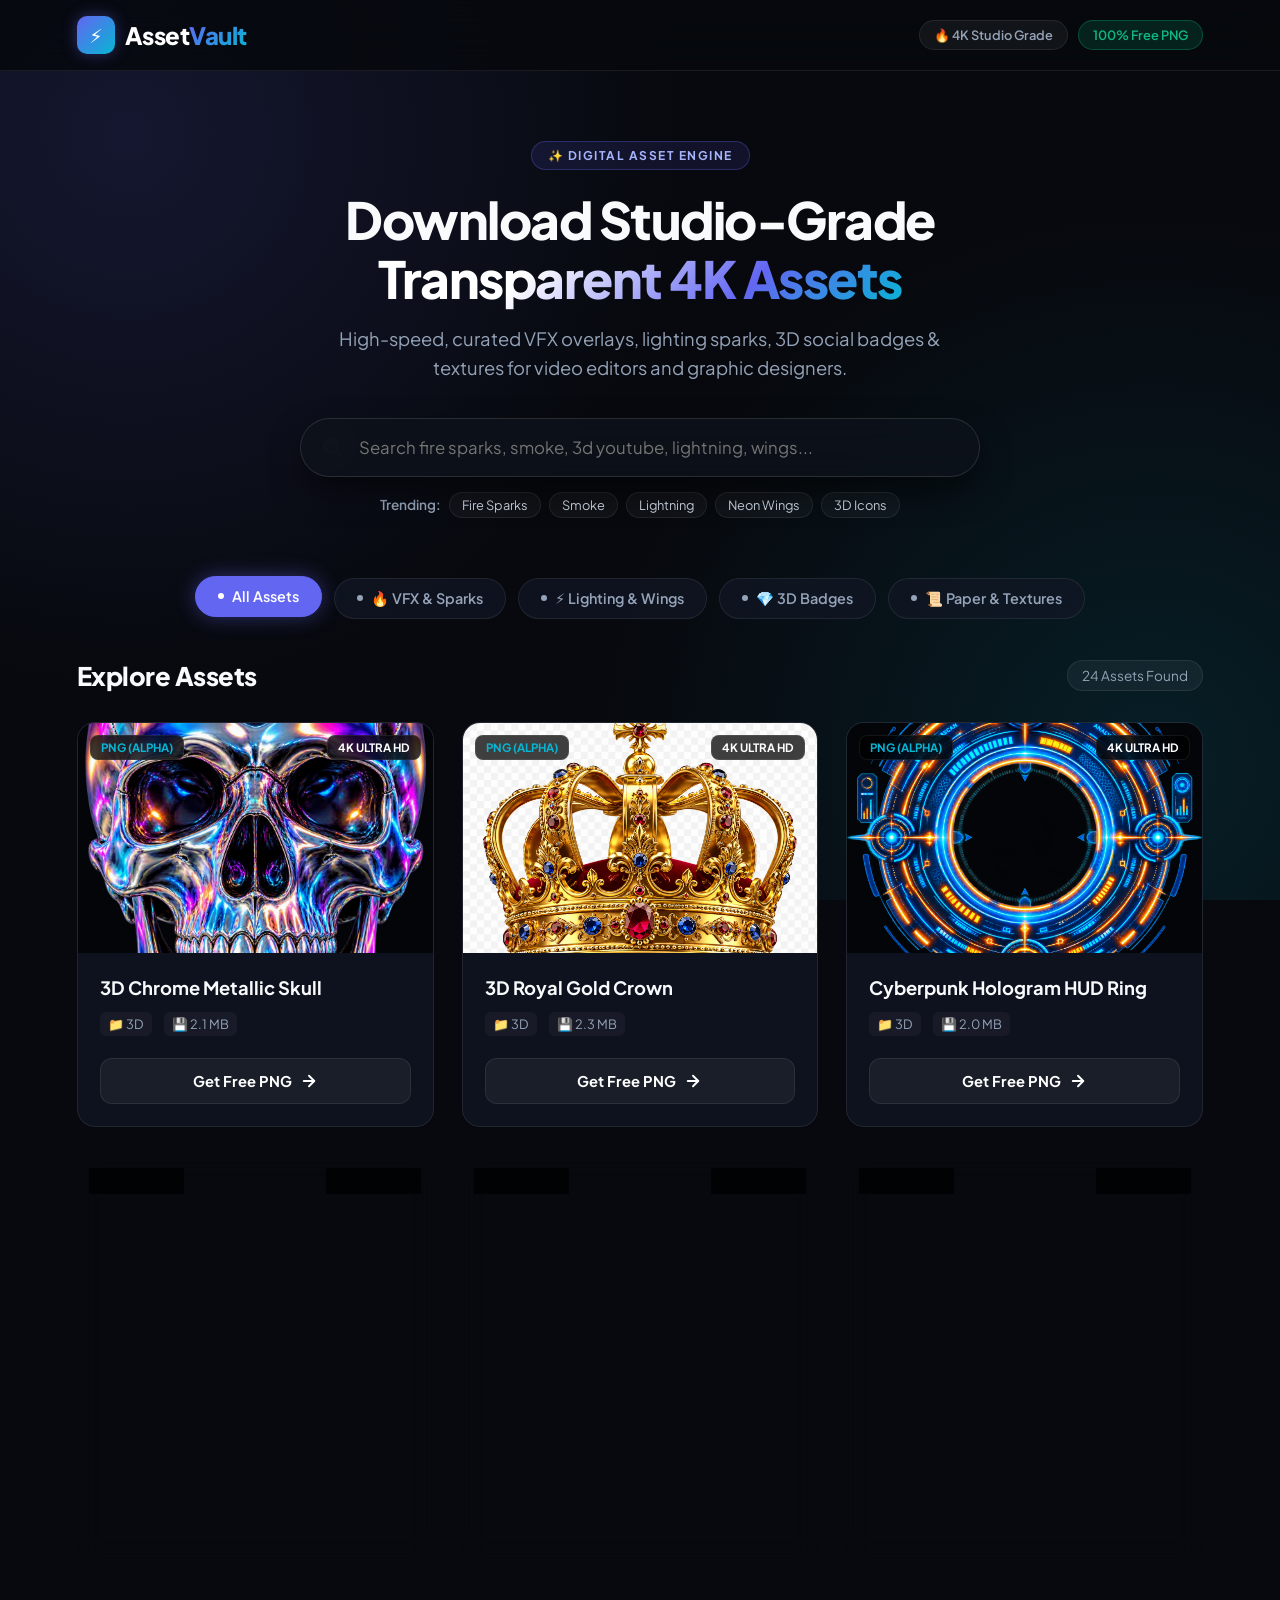
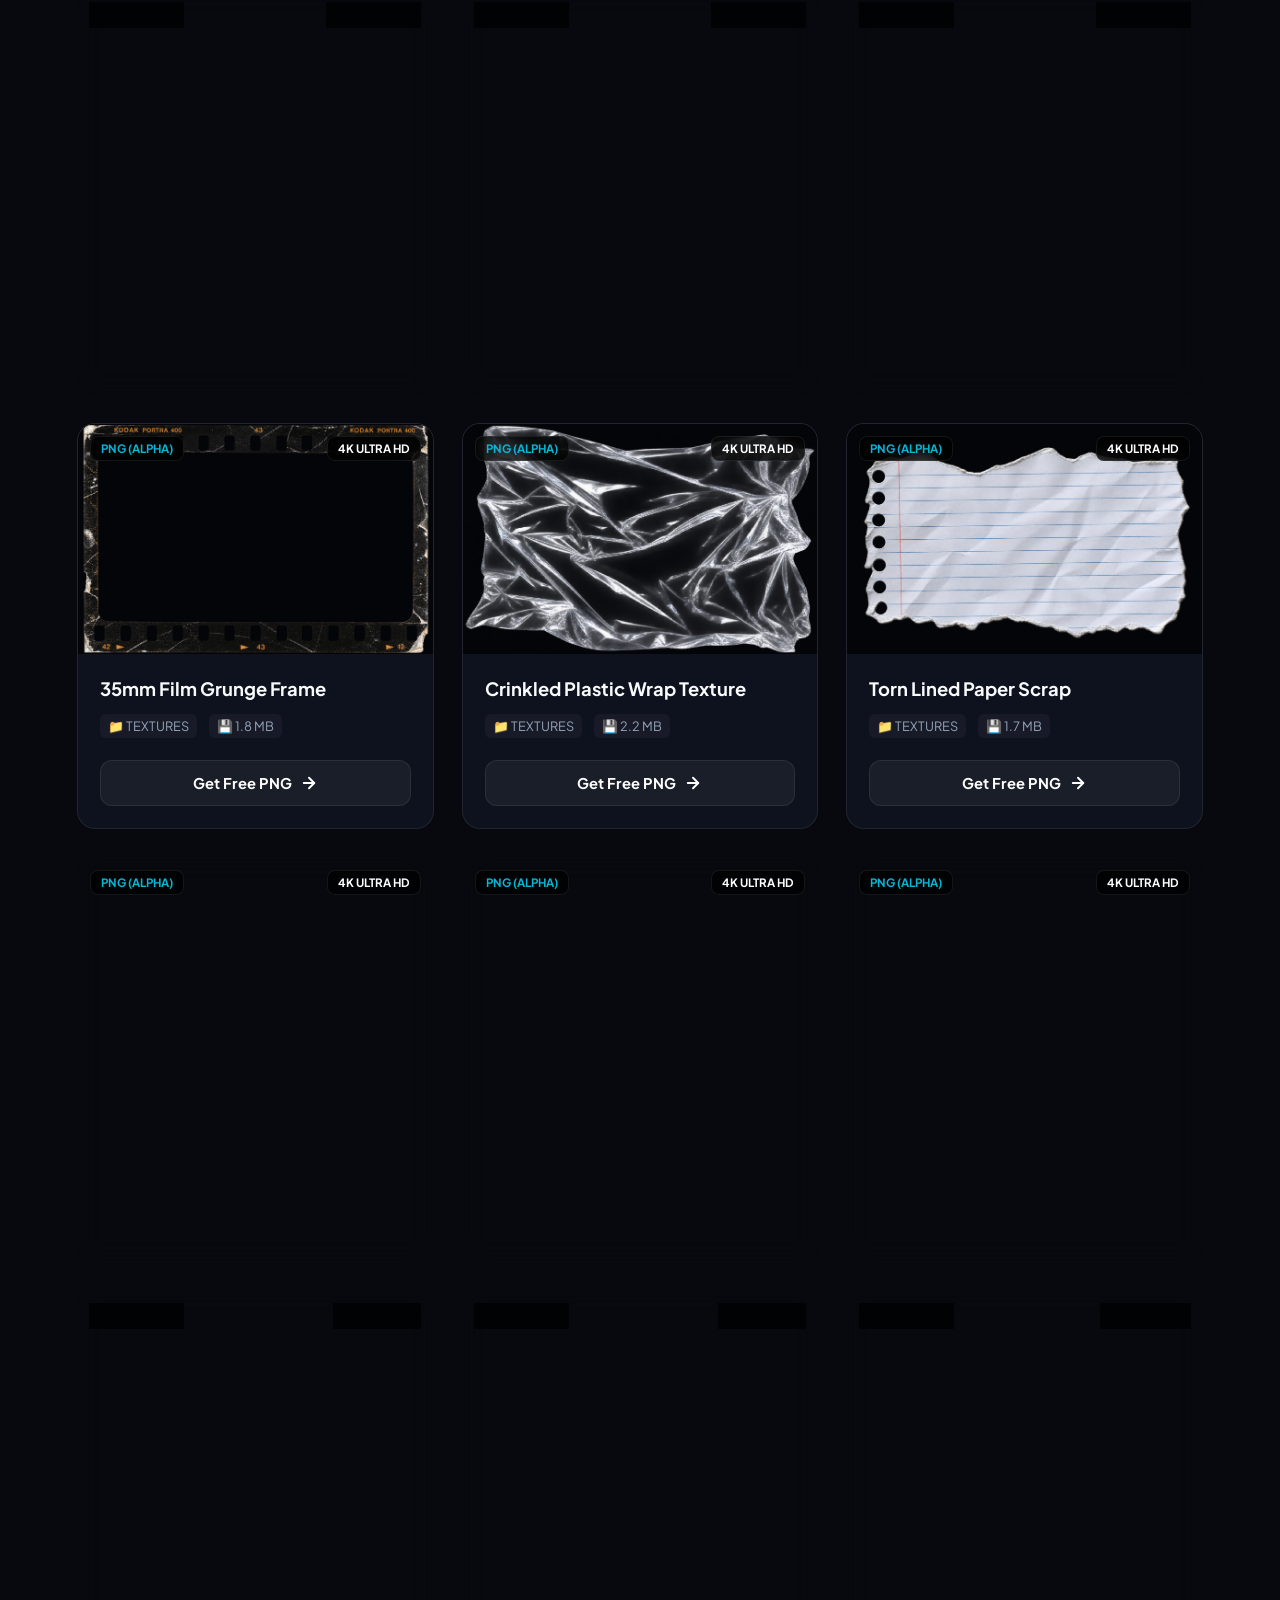
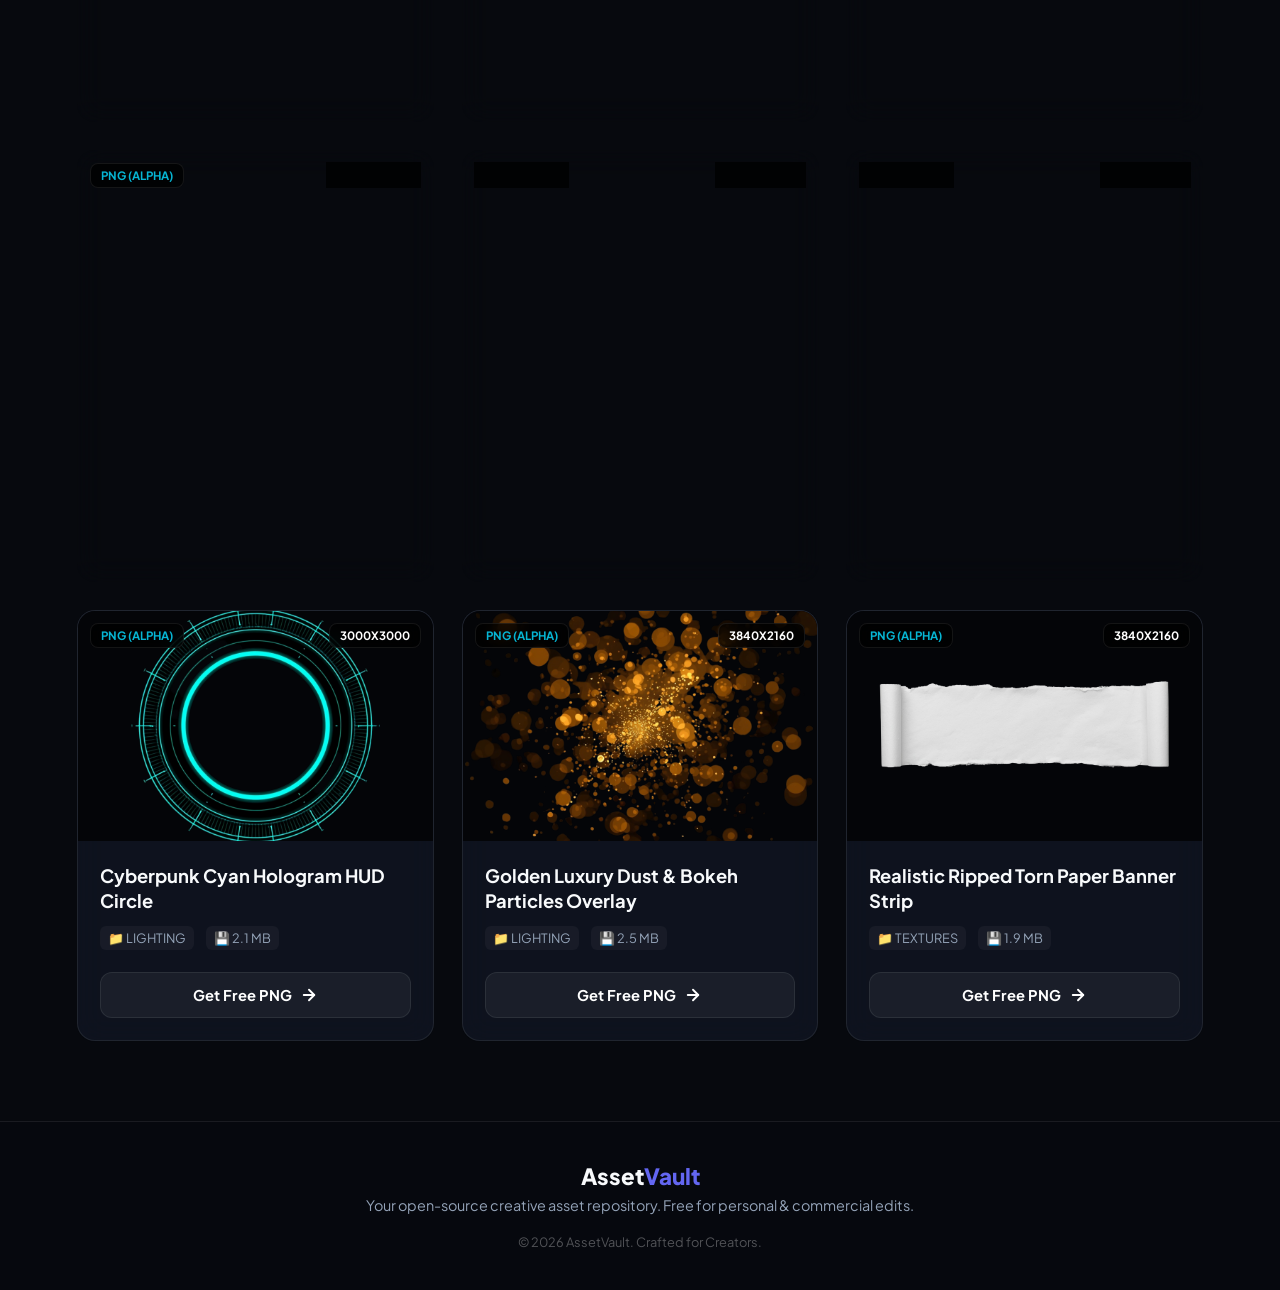
<file: index.html>
<!DOCTYPE html>
<html lang="en">
<head>
  <meta charset="UTF-8">
  <meta name="viewport" content="width=device-width, initial-scale=1.0">
  
  <!-- SEO Title & Description -->
  <title>AssetVault - Free 4K VFX Assets, Transparent PNGs & 3D Overlays</title>
  <meta name="google-site-verification" content="o4ORwXed4tGMn3gDz_IrYSUj7i64e_tbCKKhxUqLGbc" />
  <meta name="description" content="Download 100% free high-resolution 4K transparent PNG overlays, realistic fire sparks, cinematic smoke, 3D icons, and VFX assets for Photoshop, CapCut, and Premiere Pro.">
  <meta name="keywords" content="free vfx download, 4k transparent png, fire sparks overlay, cinematic smoke png, 3d play button png, editing assets free, capcut vfx, photoshop transparent cutouts">
  <meta name="robots" content="index, follow">
  <meta name="author" content="AssetVault">

  <!-- Open Graph Tags -->
  <meta property="og:title" content="AssetVault - Free 4K VFX & Transparent PNG Assets">
  <meta property="og:description" content="Download 4K Studio Grade Transparent PNGs and Video Editing Overlays for free.">
  <meta property="og:type" content="website">
  <meta property="og:url" content="https://subhan-ali786.github.io/assetvault/">

  <!-- Stylesheet & Fonts -->
  <link rel="stylesheet" href="style.css">
  <link rel="preconnect" href="https://fonts.googleapis.com">
  <link rel="preconnect" href="https://fonts.gstatic.com" crossorigin>
  <link href="https://fonts.googleapis.com/css2?family=Plus+Jakarta+Sans:wght@400;500;600;700;800&family=Outfit:wght@600;700;800;900&display=swap" rel="stylesheet">
</head>
<body>

  <!-- Navigation Bar -->
  <header class="navbar">
    <div class="nav-container">
      <a href="index.html" class="brand-logo">
        <div class="logo-icon">⚡</div>
        <span>Asset<span>Vault</span></span>
      </a>
      <div class="nav-badges">
        <span class="badge-pill">🔥 4K Studio Grade</span>
        <span class="badge-pill highlight">100% Free PNG</span>
      </div>
    </div>
  </header>

  <!-- Hero Section with Animated Glow -->
  <section class="hero-section">
    <div class="hero-content">
      <div class="hero-tag">✨ DIGITAL ASSET ENGINE</div>
      <h1 class="hero-title">Download Studio-Grade <br><span class="gradient-text">Transparent 4K Assets</span></h1>
      <p class="hero-subtitle">High-speed, curated VFX overlays, lighting sparks, 3D social badges & textures for video editors and graphic designers.</p>
      
      <!-- Instant Live Search Bar -->
      <div class="search-container">
        <div class="search-bar-wrapper">
          <span class="search-icon">
            <svg width="20" height="20" viewBox="0 0 24 24" fill="none" stroke="currentColor" stroke-width="2.5" stroke-linecap="round" stroke-linejoin="round"><circle cx="11" cy="11" r="8"></circle><line x1="21" y1="21" x2="16.65" y2="16.65"></line></svg>
          </span>
          <input type="text" id="searchInput" class="search-input" placeholder="Search fire sparks, smoke, 3d youtube, lightning, wings..." oninput="filterAssets()" autocomplete="off">
          <button id="clearSearchBtn" class="clear-btn" onclick="clearSearch()" style="display:none;">✕</button>
        </div>
        <div class="popular-tags">
          <span class="tag-label">Trending:</span>
          <button class="quick-tag" onclick="setQuickSearch('fire')">Fire Sparks</button>
          <button class="quick-tag" onclick="setQuickSearch('smoke')">Smoke</button>
          <button class="quick-tag" onclick="setQuickSearch('lightning')">Lightning</button>
          <button class="quick-tag" onclick="setQuickSearch('wings')">Neon Wings</button>
          <button class="quick-tag" onclick="setQuickSearch('3d')">3D Icons</button>
        </div>
      </div>
    </div>
  </section>

  <!-- Category Filter Tabs -->
  <section class="filter-section">
    <div class="filter-wrapper">
      <button class="tab-btn active" data-cat="all" onclick="selectCategory('all', event)">
        <span class="tab-dot"></span> All Assets
      </button>
      <button class="tab-btn" data-cat="vfx" onclick="selectCategory('vfx', event)">
        <span class="tab-dot"></span> 🔥 VFX & Sparks
      </button>
      <button class="tab-btn" data-cat="lighting" onclick="selectCategory('lighting', event)">
        <span class="tab-dot"></span> ⚡ Lighting & Wings
      </button>
      <button class="tab-btn" data-cat="icons" onclick="selectCategory('icons', event)">
        <span class="tab-dot"></span> 💎 3D Badges
      </button>
      <button class="tab-btn" data-cat="textures" onclick="selectCategory('textures', event)">
        <span class="tab-dot"></span> 📜 Paper & Textures
      </button>
    </div>
  </section>

  <!-- Assets Grid Gallery -->
  <main class="gallery-wrapper">
    <div class="gallery-header">
      <h2 id="galleryHeading">Explore Assets</h2>
      <span id="assetCount" class="count-pill">Loading assets...</span>
    </div>
    <div class="grid-container" id="assetsGrid"></div>
  </main>

  <!-- Footer -->
  <footer class="footer">
    <div class="footer-container">
      <div class="footer-brand">
        <h3>Asset<span>Vault</span></h3>
        <p>Your open-source creative asset repository. Free for personal & commercial edits.</p>
      </div>
      <div class="footer-bottom">
        <p>© 2026 AssetVault. Crafted for Creators.</p>
      </div>
    </div>
  </footer>

  <!-- Core JavaScript -->
  <script>
    let assetsData = [];
    let currentCategory = 'all';

    async function loadAssets() {
      try {
        const response = await fetch('assets.json');
        assetsData = await response.json();
        renderAssets(assetsData);
      } catch (err) {
        console.error("Failed to load assets database:", err);
      }
    }

    function renderAssets(items) {
      const grid = document.getElementById('assetsGrid');
      const countPill = document.getElementById('assetCount');
      grid.innerHTML = '';
      countPill.textContent = `${items.length} Assets Found`;

      if (items.length === 0) {
        grid.innerHTML = `
          <div class="empty-state">
            <div class="empty-icon">🔍</div>
            <h3>No assets found</h3>
            <p>Try searching with another keyword like "fire", "smoke", or "3d"</p>
            <button class="reset-btn" onclick="resetAllFilters()">View All Assets</button>
          </div>
        `;
        return;
      }

      items.forEach((item, index) => {
        const card = document.createElement('div');
        card.className = 'asset-card';
        card.style.animationDelay = `${(index % 8) * 0.08}s`;
        
        card.innerHTML = `
          <div class="card-media">
            <span class="format-badge">${item.format}</span>
            <span class="res-badge">${item.resolution}</span>
            <img src="${item.preview}" alt="${item.title}" loading="lazy">
          </div>
          <div class="card-body">
            <h3 class="card-title">${item.title}</h3>
            <div class="card-meta">
              <span class="meta-tag">📁 ${item.category.toUpperCase()}</span>
              <span class="meta-tag">💾 ${item.fileSize}</span>
            </div>
            <a href="download.html?id=${item.id}" class="card-btn">
              <span>Get Free PNG</span>
              <svg width="18" height="18" viewBox="0 0 24 24" fill="none" stroke="currentColor" stroke-width="2.5" stroke-linecap="round" stroke-linejoin="round"><line x1="5" y1="12" x2="19" y2="12"></line><polyline points="12 5 19 12 12 19"></polyline></svg>
            </a>
          </div>
        `;
        grid.appendChild(card);
      });
    }

    function filterAssets() {
      const query = document.getElementById('searchInput').value.toLowerCase().trim();
      const clearBtn = document.getElementById('clearSearchBtn');
      clearBtn.style.display = query ? 'block' : 'none';

      let filtered = assetsData;

      if (currentCategory !== 'all') {
        filtered = filtered.filter(asset => asset.category === currentCategory);
      }

      if (query) {
        filtered = filtered.filter(asset => {
          const matchTitle = asset.title.toLowerCase().includes(query);
          const matchCategory = asset.category.toLowerCase().includes(query);
          const matchTags = asset.tags && asset.tags.some(tag => tag.toLowerCase().includes(query));
          return matchTitle || matchCategory || matchTags;
        });
      }

      renderAssets(filtered);
    }

    function selectCategory(cat, e) {
      currentCategory = cat;
      document.querySelectorAll('.tab-btn').forEach(btn => btn.classList.remove('active'));
      if(e) e.currentTarget.classList.add('active');
      filterAssets();
    }

    function setQuickSearch(tag) {
      document.getElementById('searchInput').value = tag;
      filterAssets();
      window.scrollTo({ top: document.querySelector('.filter-section').offsetTop - 80, behavior: 'smooth' });
    }

    function clearSearch() {
      document.getElementById('searchInput').value = '';
      filterAssets();
    }

    function resetAllFilters() {
      document.getElementById('searchInput').value = '';
      currentCategory = 'all';
      document.querySelectorAll('.tab-btn').forEach(btn => {
        btn.classList.toggle('active', btn.dataset.cat === 'all');
      });
      renderAssets(assetsData);
    }

    document.addEventListener('DOMContentLoaded', loadAssets);
  </script>
</body>
</html>
</file>
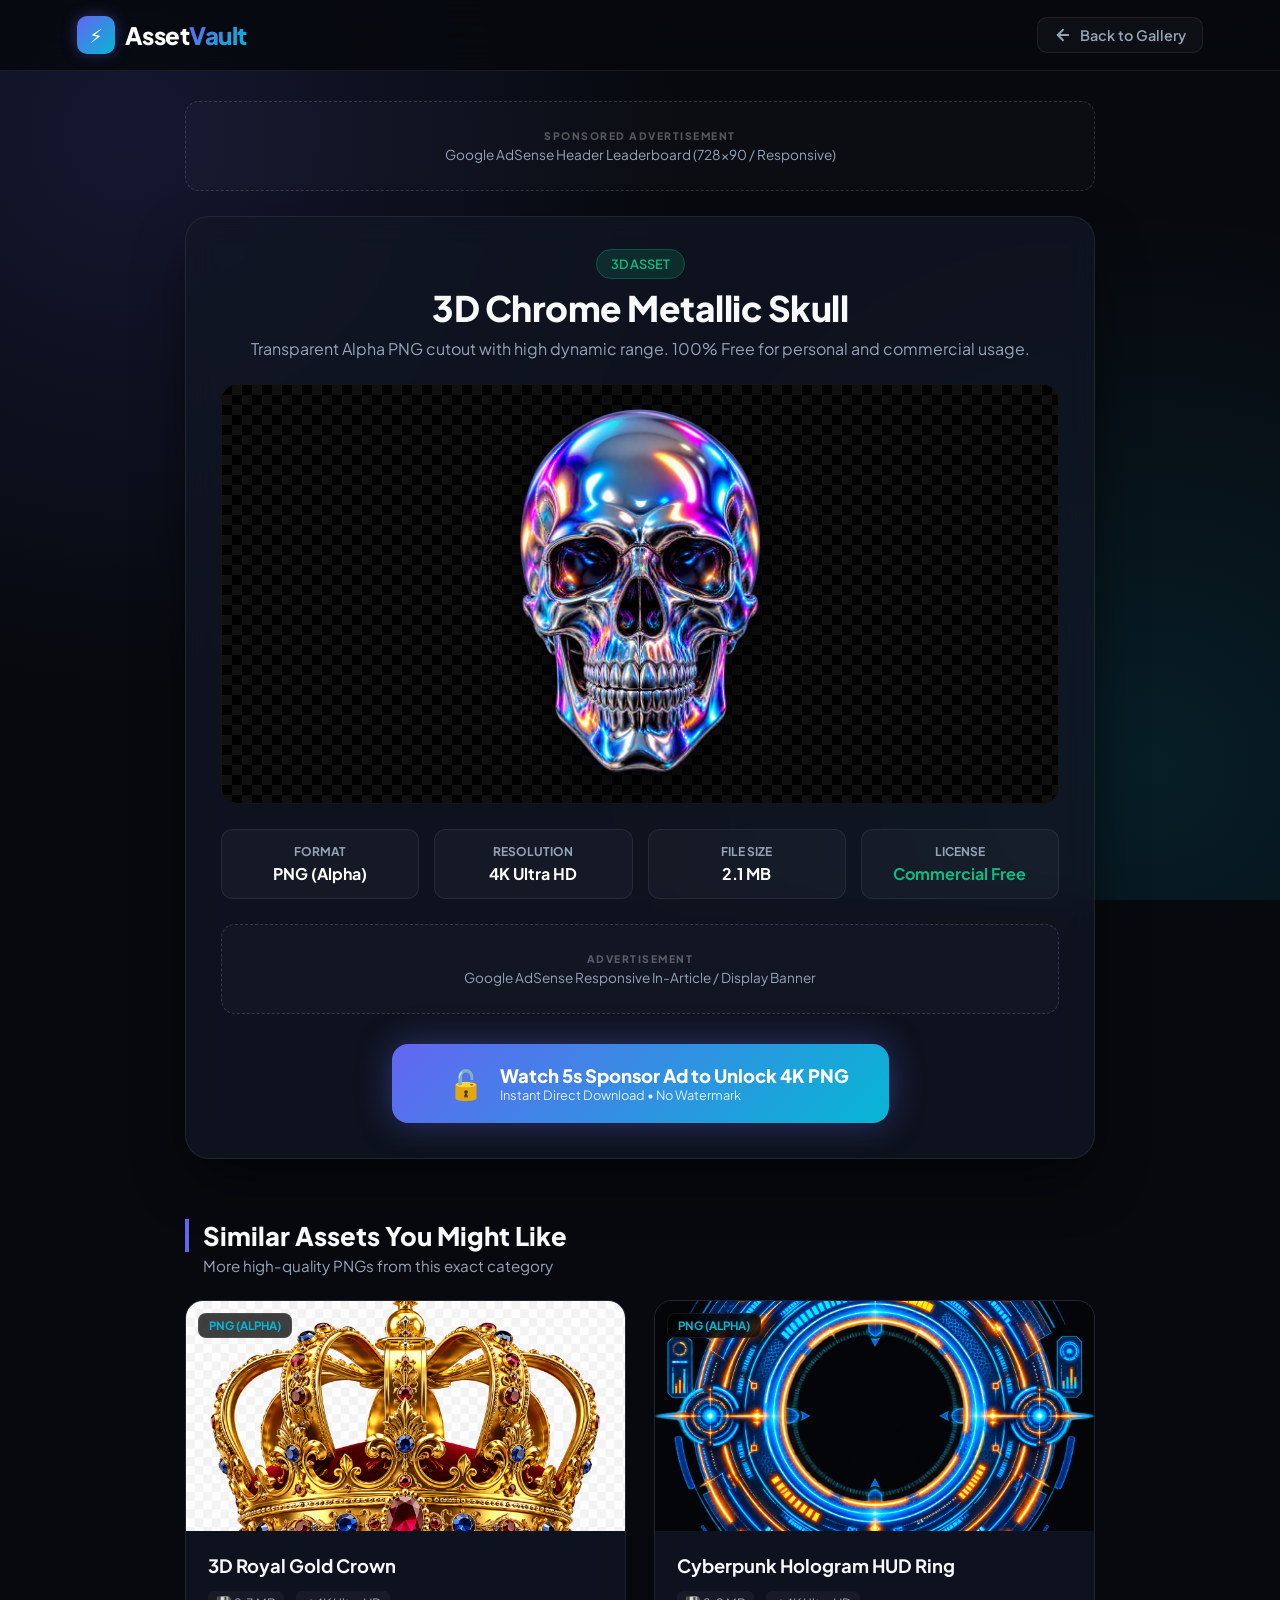
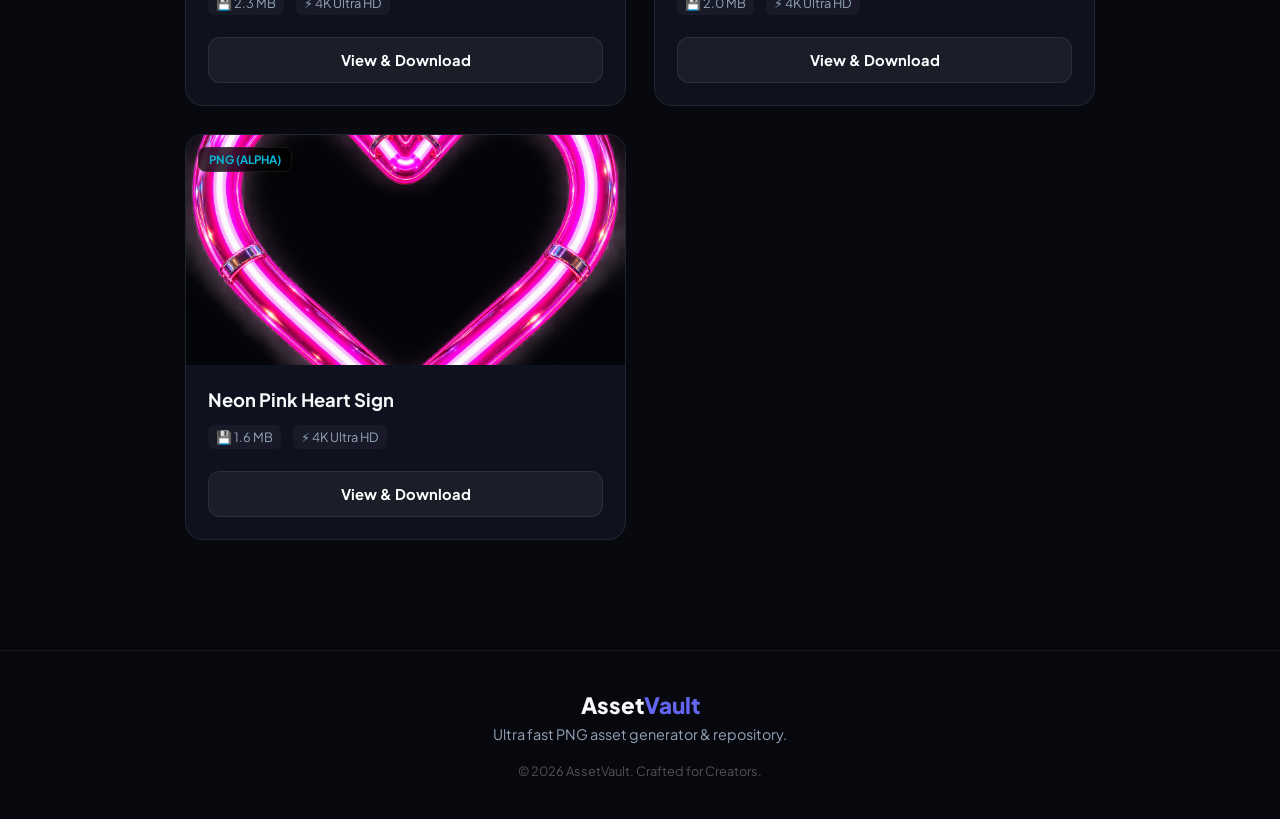
<file: download.html>
<!DOCTYPE html>
<html lang="en">
<head>
  <meta charset="UTF-8">
  <meta name="viewport" content="width=device-width, initial-scale=1.0">
  <title>Download Asset - AssetVault</title>
  <link rel="stylesheet" href="style.css">
  <link rel="preconnect" href="https://fonts.googleapis.com">
  <link rel="preconnect" href="https://fonts.gstatic.com" crossorigin>
  <link href="https://fonts.googleapis.com/css2?family=Plus+Jakarta+Sans:wght@400;500;600;700;800&display=swap" rel="stylesheet">
</head>
<body>

  <!-- Navigation Bar -->
  <header class="navbar">
    <div class="nav-container">
      <a href="index.html" class="brand-logo">
        <div class="logo-icon">⚡</div>
        <span>Asset<span>Vault</span></span>
      </a>
      <a href="index.html" class="back-link">
        <svg width="18" height="18" viewBox="0 0 24 24" fill="none" stroke="currentColor" stroke-width="2.5" stroke-linecap="round" stroke-linejoin="round"><line x1="19" y1="12" x2="5" y2="12"></line><polyline points="12 19 5 12 12 5"></polyline></svg>
        <span>Back to Gallery</span>
      </a>
    </div>
  </header>

  <!-- Dedicated Download Wrapper -->
  <main class="download-container">
    
    <!-- Top Monetization Slot -->
    <div class="ad-banner-slot">
      <div class="ad-placeholder">
        <span class="ad-label">SPONSORED ADVERTISEMENT</span>
        <p>Google AdSense Header Leaderboard (728x90 / Responsive)</p>
      </div>
    </div>

    <!-- Asset Details Card -->
    <div class="download-card">
      <div class="download-header">
        <span id="assetCategory" class="badge-pill highlight">VFX ASSET</span>
        <h1 id="assetTitle" class="download-title">Loading Asset...</h1>
        <p class="download-description">Transparent Alpha PNG cutout with high dynamic range. 100% Free for personal and commercial usage.</p>
      </div>

      <!-- Preview Image Canvas -->
      <div class="download-preview-canvas">
        <div class="transparency-grid-bg">
          <img id="assetPreviewImg" src="" alt="Asset Preview">
        </div>
      </div>

      <!-- Asset Specifications Bar -->
      <div class="specs-grid">
        <div class="spec-item">
          <span class="spec-label">Format</span>
          <span id="specFormat" class="spec-value">PNG (Alpha)</span>
        </div>
        <div class="spec-item">
          <span class="spec-label">Resolution</span>
          <span id="specRes" class="spec-value">4K Ultra HD</span>
        </div>
        <div class="spec-item">
          <span class="spec-label">File Size</span>
          <span id="specSize" class="spec-value">2.4 MB</span>
        </div>
        <div class="spec-item">
          <span class="spec-label">License</span>
          <span class="spec-value" style="color:#10b981;">Commercial Free</span>
        </div>
      </div>

      <!-- Middle High-Value Monetization Slot -->
      <div class="ad-banner-slot">
        <div class="ad-placeholder">
          <span class="ad-label">ADVERTISEMENT</span>
          <p>Google AdSense Responsive In-Article / Display Banner</p>
        </div>
      </div>

      <!-- Download Action Trigger -->
      <div class="download-action-area">
        <button class="unlock-btn" onclick="openSponsorModal()">
          <div class="btn-shine"></div>
          <span class="btn-icon">🔓</span>
          <div class="btn-text-group">
            <span class="btn-main-text">Watch 5s Sponsor Ad to Unlock 4K PNG</span>
            <span class="btn-sub-text">Instant Direct Download • No Watermark</span>
          </div>
        </button>
      </div>
    </div>

    <!-- Recommended Assets in Same Category -->
    <section class="similar-assets-section">
      <div class="section-title-wrap">
        <h2>Similar Assets You Might Like</h2>
        <p>More high-quality PNGs from this exact category</p>
      </div>
      <div class="grid-container" id="similarGrid"></div>
    </section>

  </main>

  <!-- SPONSOR AD UNLOCK MODAL -->
  <div class="modal-overlay" id="sponsorModal">
    <div class="modal-box">
      <div class="modal-header">
        <div class="modal-badge">SPONSOR UNLOCK</div>
        <h3>Unlocking Your 4K File</h3>
        <p>Your high-resolution asset is preparing for instant download.</p>
      </div>

      <!-- Inside Modal Premium Ad Placement -->
      <div class="modal-ad-slot">
        <div class="ad-placeholder" style="min-height: 200px;">
          <span class="ad-label">SPONSORED MESSAGE</span>
          <p>Google AdSense 300x250 Medium Rectangle / Video Ad Slot</p>
        </div>
      </div>

      <!-- 5-Second Countdown State -->
      <div id="modalCountdownArea" class="modal-countdown-area">
        <div class="countdown-circle">
          <span id="countdownNumber">5</span>
        </div>
        <p class="countdown-text">Unlocking direct download link in <span id="countdownTextSec">5</span> seconds...</p>
      </div>

      <!-- Unlocked Direct Download Button -->
      <div id="modalUnlockedArea" class="modal-unlocked-area" style="display:none;">
        <a id="finalDownloadLink" href="#" class="final-download-btn" download>
          <svg width="22" height="22" viewBox="0 0 24 24" fill="none" stroke="currentColor" stroke-width="2.5" stroke-linecap="round" stroke-linejoin="round"><path d="M21 15v4a2 2 0 0 1-2 2H5a2 2 0 0 1-2-2v-4"></path><polyline points="7 10 12 15 17 10"></polyline><line x1="12" y1="15" x2="12" y2="3"></line></svg>
          <span>Download 4K Transparent PNG Now</span>
        </a>
        <button class="close-modal-btn" onclick="closeSponsorModal()">Close Window</button>
      </div>
    </div>
  </div>

  <!-- Footer -->
  <footer class="footer">
    <div class="footer-container">
      <div class="footer-brand">
        <h3>Asset<span>Vault</span></h3>
        <p>Ultra fast PNG asset generator & repository.</p>
      </div>
      <div class="footer-bottom">
        <p>© 2026 AssetVault. Crafted for Creators.</p>
      </div>
    </div>
  </footer>

  <!-- Download Page Logic -->
  <script>
    const urlParams = new URLSearchParams(window.location.search);
    const assetId = urlParams.get('id');
    let currentAsset = null;
    let allAssets = [];

    async function initDownload() {
      try {
        const response = await fetch('assets.json');
        allAssets = await response.json();
        
        currentAsset = allAssets.find(item => item.id === assetId) || allAssets[0];

        if (currentAsset) {
          document.title = `${currentAsset.title} - AssetVault`;
          document.getElementById('assetTitle').textContent = currentAsset.title;
          document.getElementById('assetCategory').textContent = `${currentAsset.category.toUpperCase()} ASSET`;
          document.getElementById('assetPreviewImg').src = currentAsset.preview;
          document.getElementById('assetPreviewImg').alt = currentAsset.title;
          document.getElementById('specFormat').textContent = currentAsset.format;
          document.getElementById('specRes').textContent = currentAsset.resolution;
          document.getElementById('specSize').textContent = currentAsset.fileSize;
          
          document.getElementById('finalDownloadLink').href = currentAsset.downloadUrl;
          document.getElementById('finalDownloadLink').setAttribute('download', `${currentAsset.id}.png`);

          loadSimilar(allAssets, currentAsset);
        }
      } catch (err) {
        console.error("Error loading asset details:", err);
      }
    }

    function loadSimilar(list, current) {
      const grid = document.getElementById('similarGrid');
      grid.innerHTML = '';

      let similar = list.filter(item => item.category === current.category && item.id !== current.id);
      if (similar.length === 0) {
        similar = list.filter(item => item.id !== current.id);
      }

      similar.slice(0, 3).forEach(item => {
        const card = document.createElement('div');
        card.className = 'asset-card';
        card.innerHTML = `
          <div class="card-media">
            <span class="format-badge">${item.format}</span>
            <img src="${item.preview}" alt="${item.title}" loading="lazy">
          </div>
          <div class="card-body">
            <h3 class="card-title">${item.title}</h3>
            <div class="card-meta">
              <span class="meta-tag">💾 ${item.fileSize}</span>
              <span class="meta-tag">⚡ ${item.resolution}</span>
            </div>
            <a href="download.html?id=${item.id}" class="card-btn">
              <span>View & Download</span>
            </a>
          </div>
        `;
        grid.appendChild(card);
      });
    }

    function openSponsorModal() {
      const modal = document.getElementById('sponsorModal');
      const countNum = document.getElementById('countdownNumber');
      const countSec = document.getElementById('countdownTextSec');
      const countArea = document.getElementById('modalCountdownArea');
      const unlockArea = document.getElementById('modalUnlockedArea');

      modal.classList.add('active');
      countArea.style.display = 'flex';
      unlockArea.style.display = 'none';

      let timeLeft = 5;
      countNum.textContent = timeLeft;
      countSec.textContent = timeLeft;

      const countdownInterval = setInterval(() => {
        timeLeft--;
        countNum.textContent = timeLeft;
        countSec.textContent = timeLeft;

        if (timeLeft <= 0) {
          clearInterval(countdownInterval);
          countArea.style.display = 'none';
          unlockArea.style.display = 'block';
        }
      }, 1000);
    }

    function closeSponsorModal() {
      document.getElementById('sponsorModal').classList.remove('active');
    }

    document.addEventListener('DOMContentLoaded', initDownload);
  </script>
</body>
</html>
</file>
<file: style.css>
/* =========================================================
   ASSETVAULT - CYBERPUNK & DARK THEME ULTRA MODERN STYLES
   ========================================================= */

:root {
  --bg-dark: #07090e;
  --bg-surface: #0e121a;
  --bg-card: rgba(18, 24, 38, 0.7);
  --border: rgba(255, 255, 255, 0.08);
  --border-focus: rgba(99, 102, 241, 0.5);
  
  --primary: #6366f1;
  --primary-hover: #4f46e5;
  --primary-glow: rgba(99, 102, 241, 0.4);
  
  --cyan: #06b6d4;
  --cyan-glow: rgba(6, 182, 212, 0.35);
  
  --text-main: #f8fafc;
  --text-muted: #94a3b8;
  --success: #10b981;
}

* {
  margin: 0;
  padding: 0;
  box-sizing: border-box;
  font-family: 'Plus Jakarta Sans', system-ui, -apple-system, sans-serif;
}

body {
  background-color: var(--bg-dark);
  color: var(--text-main);
  min-height: 100vh;
  overflow-x: hidden;
  background-image: 
    radial-gradient(circle at 10% 15%, rgba(99, 102, 241, 0.15) 0%, transparent 40%),
    radial-gradient(circle at 90% 85%, rgba(6, 182, 212, 0.12) 0%, transparent 40%);
  background-attachment: fixed;
}

/* NAVBAR */
.navbar {
  position: sticky;
  top: 0;
  backdrop-filter: blur(20px);
  background: rgba(7, 9, 14, 0.85);
  border-bottom: 1px solid var(--border);
  z-index: 1000;
  padding: 16px 6%;
}

.nav-container {
  max-width: 1400px;
  margin: 0 auto;
  display: flex;
  justify-content: space-between;
  align-items: center;
}

.brand-logo {
  display: flex;
  align-items: center;
  gap: 10px;
  text-decoration: none;
  color: #fff;
  font-size: 1.5rem;
  font-weight: 800;
  letter-spacing: -0.5px;
}

.logo-icon {
  width: 38px;
  height: 38px;
  background: linear-gradient(135deg, var(--primary), var(--cyan));
  border-radius: 10px;
  display: flex;
  align-items: center;
  justify-content: center;
  font-size: 1.2rem;
  box-shadow: 0 0 15px var(--primary-glow);
}

.brand-logo span span {
  background: linear-gradient(135deg, var(--primary), var(--cyan));
  -webkit-background-clip: text;
  -webkit-text-fill-color: transparent;
}

.nav-badges {
  display: flex;
  gap: 10px;
}

.badge-pill {
  background: rgba(255, 255, 255, 0.05);
  border: 1px solid var(--border);
  padding: 6px 14px;
  border-radius: 20px;
  font-size: 0.8rem;
  font-weight: 600;
  color: var(--text-muted);
}

.badge-pill.highlight {
  background: rgba(16, 185, 129, 0.15);
  border-color: rgba(16, 185, 129, 0.3);
  color: var(--success);
}

.back-link {
  display: flex;
  align-items: center;
  gap: 8px;
  color: var(--text-muted);
  text-decoration: none;
  font-weight: 600;
  font-size: 0.9rem;
  transition: all 0.3s;
  padding: 8px 16px;
  border-radius: 10px;
  background: rgba(255,255,255,0.03);
  border: 1px solid var(--border);
}

.back-link:hover {
  color: #fff;
  border-color: var(--primary);
  background: rgba(99, 102, 241, 0.1);
}

/* HERO SECTION */
.hero-section {
  text-align: center;
  padding: 70px 20px 40px;
  position: relative;
}

.hero-tag {
  display: inline-block;
  background: rgba(99, 102, 241, 0.12);
  border: 1px solid rgba(99, 102, 241, 0.3);
  color: #a5b4fc;
  padding: 6px 16px;
  border-radius: 30px;
  font-size: 0.75rem;
  font-weight: 700;
  letter-spacing: 1.5px;
  margin-bottom: 20px;
}

.hero-title {
  font-size: 3.2rem;
  font-weight: 800;
  line-height: 1.15;
  letter-spacing: -1.5px;
  margin-bottom: 16px;
}

.gradient-text {
  background: linear-gradient(135deg, #fff 30%, var(--primary) 70%, var(--cyan) 100%);
  -webkit-background-clip: text;
  -webkit-text-fill-color: transparent;
}

.hero-subtitle {
  font-size: 1.15rem;
  color: var(--text-muted);
  max-width: 640px;
  margin: 0 auto 35px;
  line-height: 1.6;
}

/* SEARCH ENGINE BAR */
.search-container {
  max-width: 680px;
  margin: 0 auto;
}

.search-bar-wrapper {
  position: relative;
  display: flex;
  align-items: center;
}

.search-icon {
  position: absolute;
  left: 22px;
  color: var(--text-muted);
  pointer-events: none;
  display: flex;
}

.search-input {
  width: 100%;
  padding: 18px 24px 18px 58px;
  background: rgba(14, 18, 26, 0.85);
  border: 1px solid rgba(255, 255, 255, 0.12);
  border-radius: 40px;
  color: #fff;
  font-size: 1.05rem;
  outline: none;
  backdrop-filter: blur(16px);
  transition: all 0.3s cubic-bezier(0.4, 0, 0.2, 1);
  box-shadow: 0 15px 35px -5px rgba(0, 0, 0, 0.6);
}

.search-input:focus {
  border-color: var(--primary);
  box-shadow: 0 0 30px var(--primary-glow);
  background: rgba(18, 24, 38, 0.95);
}

.clear-btn {
  position: absolute;
  right: 20px;
  background: rgba(255,255,255,0.1);
  border: none;
  color: var(--text-muted);
  width: 26px;
  height: 26px;
  border-radius: 50%;
  cursor: pointer;
  font-size: 0.8rem;
  display: flex;
  align-items: center;
  justify-content: center;
}

.popular-tags {
  display: flex;
  align-items: center;
  justify-content: center;
  gap: 8px;
  flex-wrap: wrap;
  margin-top: 15px;
  font-size: 0.85rem;
}

.tag-label {
  color: var(--text-muted);
  font-weight: 600;
}

.quick-tag {
  background: rgba(255, 255, 255, 0.04);
  border: 1px solid var(--border);
  color: #cbd5e1;
  padding: 4px 12px;
  border-radius: 15px;
  font-size: 0.8rem;
  cursor: pointer;
  transition: all 0.2s;
}

.quick-tag:hover {
  background: var(--primary);
  border-color: var(--primary);
  color: #fff;
}

/* FILTER TABS */
.filter-section {
  padding: 20px 6%;
}

.filter-wrapper {
  max-width: 1400px;
  margin: 0 auto;
  display: flex;
  justify-content: center;
  gap: 12px;
  flex-wrap: wrap;
}

.tab-btn {
  background: var(--bg-card);
  border: 1px solid var(--border);
  color: var(--text-muted);
  padding: 10px 22px;
  border-radius: 30px;
  font-size: 0.9rem;
  font-weight: 600;
  cursor: pointer;
  display: flex;
  align-items: center;
  gap: 8px;
  transition: all 0.3s;
}

.tab-dot {
  width: 6px;
  height: 6px;
  background: var(--text-muted);
  border-radius: 50%;
}

.tab-btn:hover, .tab-btn.active {
  color: #fff;
  background: var(--primary);
  border-color: var(--primary);
  box-shadow: 0 0 20px var(--primary-glow);
  transform: translateY(-2px);
}

.tab-btn.active .tab-dot {
  background: #fff;
}

/* GALLERY GRID */
.gallery-wrapper {
  max-width: 1400px;
  margin: 0 auto;
  padding: 20px 6% 80px;
}

.gallery-header {
  display: flex;
  justify-content: space-between;
  align-items: center;
  margin-bottom: 30px;
}

.gallery-header h2 {
  font-size: 1.6rem;
  font-weight: 800;
  letter-spacing: -0.5px;
}

.count-pill {
  background: rgba(255, 255, 255, 0.05);
  border: 1px solid var(--border);
  padding: 6px 14px;
  border-radius: 20px;
  font-size: 0.85rem;
  color: var(--text-muted);
}

.grid-container {
  display: grid;
  grid-template-columns: repeat(auto-fill, minmax(290px, 1fr));
  gap: 28px;
}

/* ASSET CARD */
.asset-card {
  background: var(--bg-card);
  border: 1px solid var(--border);
  border-radius: 18px;
  overflow: hidden;
  display: flex;
  flex-direction: column;
  backdrop-filter: blur(14px);
  transition: all 0.35s cubic-bezier(0.4, 0, 0.2, 1);
  animation: cardFadeIn 0.5s ease-out both;
}

.asset-card:hover {
  transform: translateY(-8px);
  border-color: rgba(99, 102, 241, 0.4);
  box-shadow: 0 20px 40px -10px var(--primary-glow);
}

.card-media {
  width: 100%;
  height: 230px;
  background: #040508;
  position: relative;
  overflow: hidden;
  display: flex;
  align-items: center;
  justify-content: center;
}

.card-media img {
  width: 100%;
  height: 100%;
  object-fit: cover;
  transition: transform 0.5s ease;
}

.asset-card:hover .card-media img {
  transform: scale(1.08);
}

.format-badge, .res-badge {
  position: absolute;
  backdrop-filter: blur(8px);
  border: 1px solid var(--border);
  padding: 4px 10px;
  border-radius: 8px;
  font-size: 0.72rem;
  font-weight: 700;
  text-transform: uppercase;
}

.format-badge {
  top: 12px;
  left: 12px;
  background: rgba(0, 0, 0, 0.75);
  color: var(--cyan);
}

.res-badge {
  top: 12px;
  right: 12px;
  background: rgba(0, 0, 0, 0.75);
  color: #fff;
}

.card-body {
  padding: 22px;
  display: flex;
  flex-direction: column;
  flex-grow: 1;
}

.card-title {
  font-size: 1.15rem;
  font-weight: 700;
  margin-bottom: 12px;
  line-height: 1.4;
}

.card-meta {
  display: flex;
  gap: 12px;
  font-size: 0.8rem;
  color: var(--text-muted);
  margin-bottom: 22px;
}

.meta-tag {
  background: rgba(255, 255, 255, 0.04);
  padding: 4px 8px;
  border-radius: 6px;
}

.card-btn {
  margin-top: auto;
  display: flex;
  align-items: center;
  justify-content: center;
  gap: 8px;
  background: rgba(255, 255, 255, 0.05);
  border: 1px solid var(--border);
  color: #fff;
  text-decoration: none;
  padding: 13px;
  border-radius: 12px;
  font-weight: 700;
  font-size: 0.92rem;
  transition: all 0.3s;
}

.asset-card:hover .card-btn {
  background: var(--primary);
  border-color: var(--primary);
  box-shadow: 0 0 18px var(--primary-glow);
}

/* EMPTY STATE */
.empty-state {
  grid-column: 1 / -1;
  text-align: center;
  padding: 80px 20px;
  background: var(--bg-card);
  border: 1px dashed var(--border);
  border-radius: 20px;
}
.empty-icon { font-size: 3rem; margin-bottom: 15px; }
.reset-btn {
  margin-top: 20px;
  background: var(--primary);
  color: #fff;
  border: none;
  padding: 12px 28px;
  border-radius: 10px;
  font-weight: 700;
  cursor: pointer;
}

/* DOWNLOAD PAGE STYLING */
.download-container {
  max-width: 950px;
  margin: 30px auto;
  padding: 0 20px 80px;
}

.download-card {
  background: var(--bg-card);
  border: 1px solid var(--border);
  border-radius: 24px;
  padding: 35px;
  backdrop-filter: blur(16px);
  box-shadow: 0 25px 60px -15px rgba(0,0,0,0.7);
}

.download-header {
  text-align: center;
  margin-bottom: 25px;
}

.download-title {
  font-size: 2.2rem;
  font-weight: 800;
  margin: 12px 0 8px;
  letter-spacing: -0.5px;
}

.download-description {
  color: var(--text-muted);
  font-size: 1rem;
}

.download-preview-canvas {
  width: 100%;
  height: 420px;
  background: #000;
  border-radius: 16px;
  border: 1px solid var(--border);
  overflow: hidden;
  display: flex;
  align-items: center;
  justify-content: center;
  margin: 25px 0;
  position: relative;
}

.transparency-grid-bg {
  width: 100%;
  height: 100%;
  display: flex;
  align-items: center;
  justify-content: center;
  background-image: 
    linear-gradient(45deg, #111 25%, transparent 25%), 
    linear-gradient(-45deg, #111 25%, transparent 25%), 
    linear-gradient(45deg, transparent 75%, #111 75%), 
    linear-gradient(-45deg, transparent 75%, #111 75%);
  background-size: 20px 20px;
  background-position: 0 0, 0 10px, 10px -10px, -10px 0px;
}

.download-preview-canvas img {
  max-width: 90%;
  max-height: 90%;
  object-fit: contain;
  filter: drop-shadow(0 10px 30px rgba(0,0,0,0.8));
}

.specs-grid {
  display: grid;
  grid-template-columns: repeat(4, 1fr);
  gap: 15px;
  margin: 25px 0;
}

.spec-item {
  background: rgba(255, 255, 255, 0.03);
  border: 1px solid var(--border);
  padding: 14px;
  border-radius: 12px;
  text-align: center;
}

.spec-label {
  display: block;
  font-size: 0.75rem;
  color: var(--text-muted);
  text-transform: uppercase;
  font-weight: 700;
  margin-bottom: 4px;
}

.spec-value {
  font-size: 1rem;
  font-weight: 700;
  color: #fff;
}

.ad-banner-slot {
  margin: 25px 0;
  width: 100%;
}

.ad-placeholder {
  width: 100%;
  min-height: 90px;
  background: rgba(255, 255, 255, 0.02);
  border: 1px dashed rgba(255, 255, 255, 0.15);
  border-radius: 14px;
  display: flex;
  flex-direction: column;
  align-items: center;
  justify-content: center;
  padding: 15px;
  color: var(--text-muted);
  font-size: 0.85rem;
}

.ad-label {
  font-size: 0.65rem;
  letter-spacing: 1.5px;
  font-weight: 800;
  color: rgba(255, 255, 255, 0.3);
  margin-bottom: 4px;
}

/* UNLOCK BUTTON WITH GLOW */
.download-action-area {
  text-align: center;
  margin-top: 30px;
}

.unlock-btn {
  position: relative;
  overflow: hidden;
  background: linear-gradient(135deg, var(--primary), var(--cyan));
  color: #fff;
  border: none;
  padding: 20px 40px;
  border-radius: 16px;
  cursor: pointer;
  display: inline-flex;
  align-items: center;
  gap: 16px;
  box-shadow: 0 0 35px var(--primary-glow);
  transition: all 0.3s cubic-bezier(0.4, 0, 0.2, 1);
}

.unlock-btn:hover {
  transform: translateY(-3px) scale(1.02);
  box-shadow: 0 0 50px rgba(99, 102, 241, 0.7);
}

.btn-icon {
  font-size: 1.8rem;
}

.btn-text-group {
  text-align: left;
}

.btn-main-text {
  display: block;
  font-size: 1.15rem;
  font-weight: 800;
}

.btn-sub-text {
  display: block;
  font-size: 0.8rem;
  opacity: 0.85;
}

/* SIMILAR ASSETS SECTION */
.similar-assets-section {
  margin-top: 60px;
}

.section-title-wrap {
  margin-bottom: 25px;
}

.section-title-wrap h2 {
  font-size: 1.6rem;
  font-weight: 800;
  border-left: 4px solid var(--primary);
  padding-left: 14px;
  margin-bottom: 4px;
}

.section-title-wrap p {
  color: var(--text-muted);
  font-size: 0.95rem;
  padding-left: 18px;
}

/* SPONSOR MODAL */
.modal-overlay {
  position: fixed;
  inset: 0;
  background: rgba(0, 0, 0, 0.85);
  backdrop-filter: blur(15px);
  display: flex;
  align-items: center;
  justify-content: center;
  z-index: 9999;
  opacity: 0;
  pointer-events: none;
  transition: opacity 0.3s ease;
  padding: 20px;
}

.modal-overlay.active {
  opacity: 1;
  pointer-events: all;
}

.modal-box {
  background: #0f1420;
  border: 1px solid var(--border);
  border-radius: 24px;
  padding: 35px;
  max-width: 540px;
  width: 100%;
  text-align: center;
  box-shadow: 0 25px 60px rgba(0, 0, 0, 0.9);
  transform: scale(0.92);
  transition: transform 0.3s ease;
}

.modal-overlay.active .modal-box {
  transform: scale(1);
}

.modal-badge {
  display: inline-block;
  background: rgba(99, 102, 241, 0.2);
  color: var(--primary);
  padding: 4px 12px;
  border-radius: 20px;
  font-size: 0.75rem;
  font-weight: 800;
  letter-spacing: 1px;
  margin-bottom: 12px;
}

.modal-header h3 {
  font-size: 1.5rem;
  font-weight: 800;
  margin-bottom: 6px;
}

.modal-header p {
  color: var(--text-muted);
  font-size: 0.9rem;
}

.modal-countdown-area {
  display: flex;
  flex-direction: column;
  align-items: center;
  margin: 25px 0 10px;
}

.countdown-circle {
  width: 70px;
  height: 70px;
  border-radius: 50%;
  border: 3px solid var(--primary);
  display: flex;
  align-items: center;
  justify-content: center;
  font-size: 2rem;
  font-weight: 800;
  color: var(--cyan);
  box-shadow: 0 0 25px var(--primary-glow);
  margin-bottom: 12px;
}

.countdown-text {
  color: var(--text-muted);
  font-size: 0.95rem;
}

.final-download-btn {
  display: flex;
  align-items: center;
  justify-content: center;
  gap: 10px;
  background: var(--success);
  color: #fff;
  text-decoration: none;
  padding: 18px 25px;
  border-radius: 14px;
  font-size: 1.1rem;
  font-weight: 800;
  box-shadow: 0 0 30px rgba(16, 185, 129, 0.5);
  transition: all 0.3s;
  margin-top: 20px;
}

.final-download-btn:hover {
  transform: translateY(-2px);
  box-shadow: 0 0 45px rgba(16, 185, 129, 0.8);
}

.close-modal-btn {
  margin-top: 15px;
  background: transparent;
  border: none;
  color: var(--text-muted);
  cursor: pointer;
  font-size: 0.9rem;
}

/* FOOTER */
.footer {
  border-top: 1px solid var(--border);
  padding: 40px 6%;
  background: rgba(7, 9, 14, 0.95);
  text-align: center;
}

.footer-brand h3 {
  font-size: 1.4rem;
  font-weight: 800;
  margin-bottom: 6px;
}
.footer-brand h3 span { color: var(--primary); }
.footer-brand p { color: var(--text-muted); font-size: 0.9rem; }
.footer-bottom { margin-top: 20px; font-size: 0.8rem; color: rgba(255,255,255,0.3); }

/* ANIMATIONS */
@keyframes cardFadeIn {
  from { opacity: 0; transform: translateY(20px); }
  to { opacity: 1; transform: translateY(0); }
}

/* RESPONSIVE DESIGN */
@media (max-width: 768px) {
  .hero-title { font-size: 2.2rem; }
  .specs-grid { grid-template-columns: repeat(2, 1fr); }
  .download-card { padding: 20px; }
  .download-preview-canvas { height: 280px; }
  .unlock-btn { padding: 16px 24px; }
}
</file>
